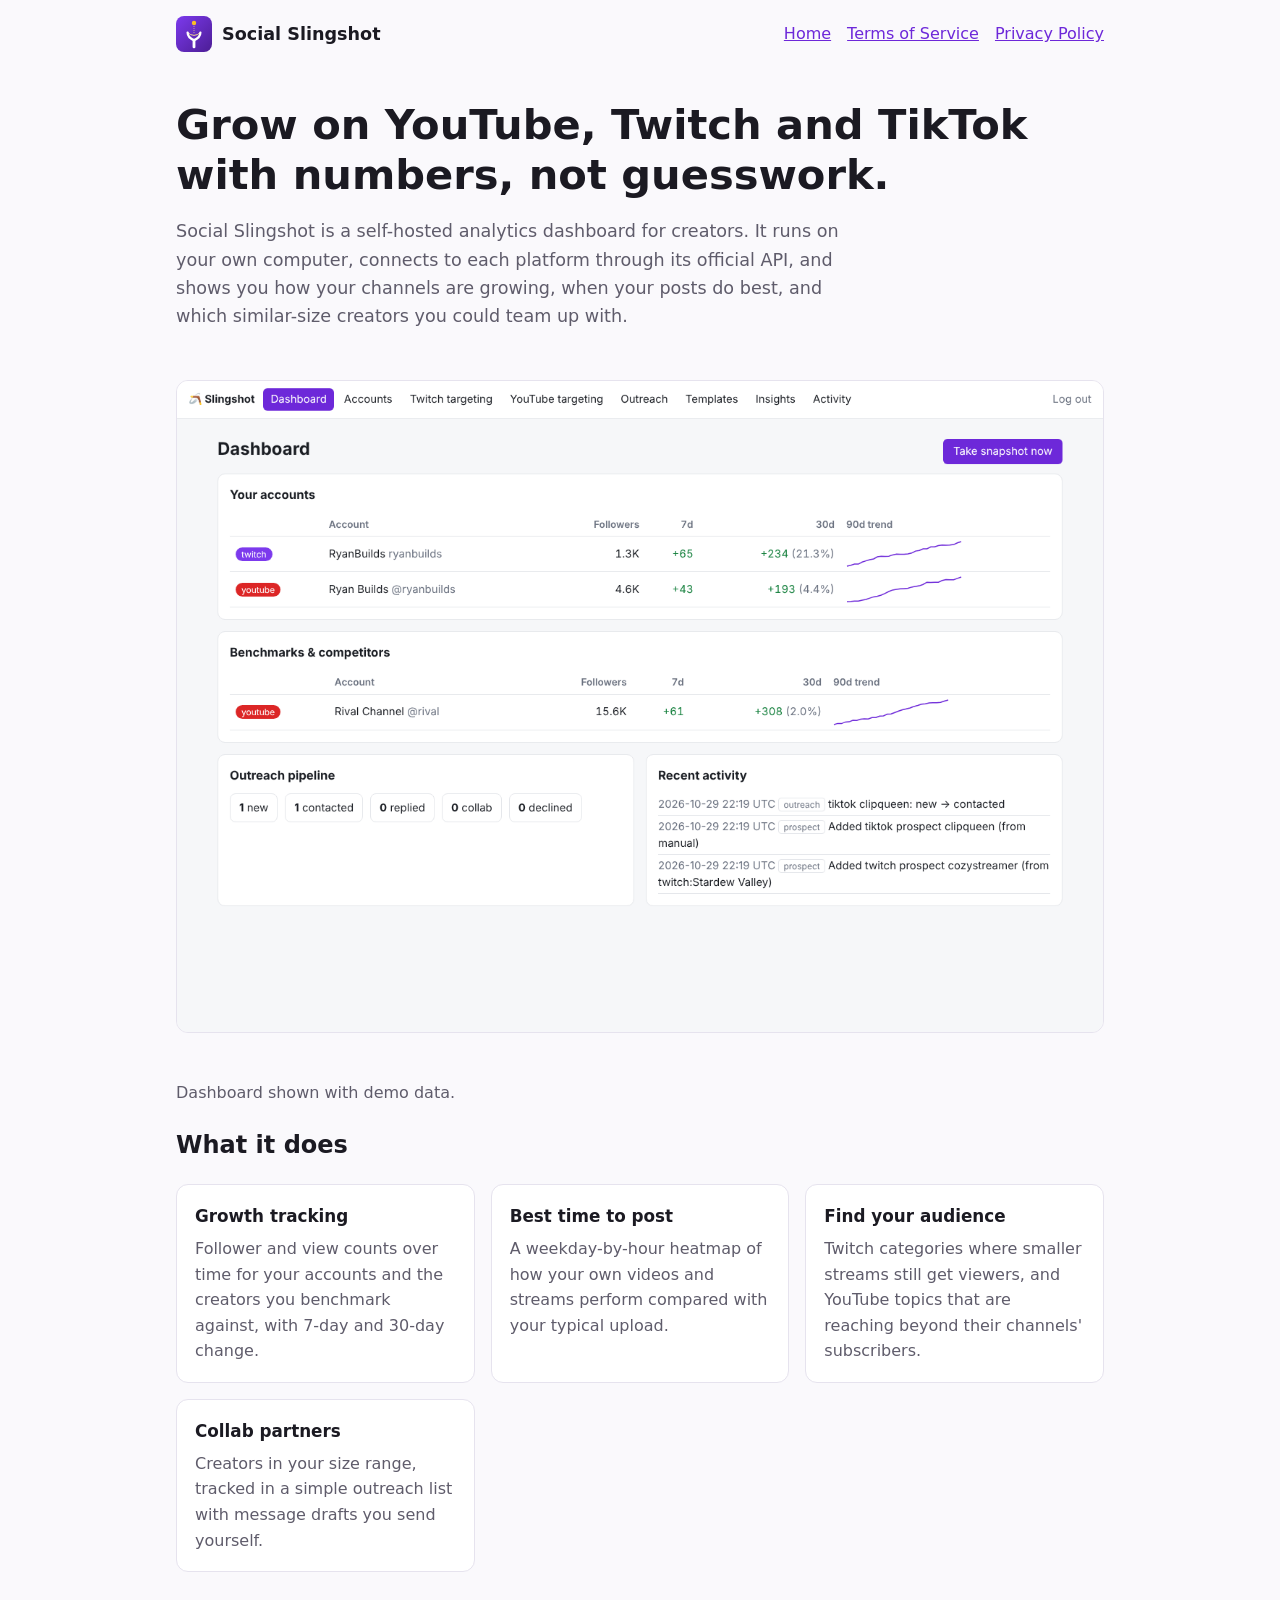
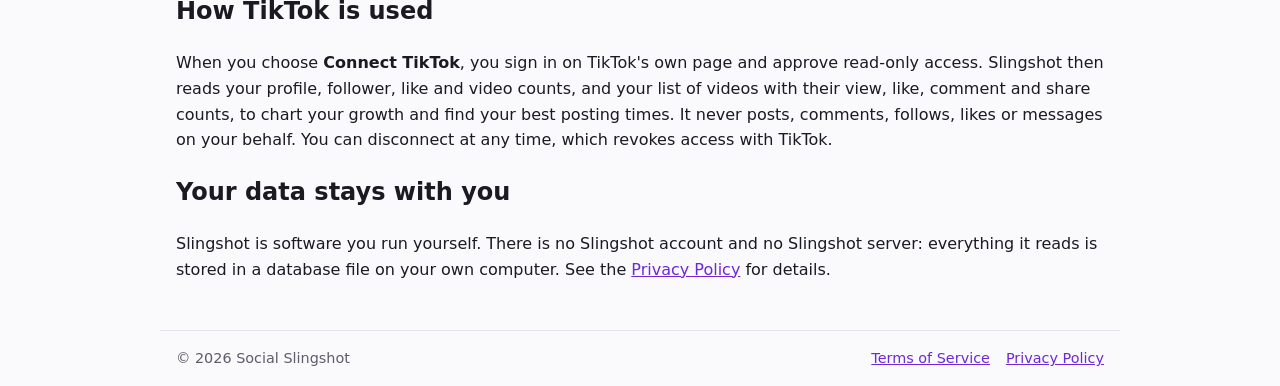
<file: index.html>
<!doctype html>
<html lang="en">
<head>
  <meta charset="utf-8">
  <meta name="viewport" content="width=device-width, initial-scale=1">
  <title>Social Slingshot - self-hosted creator analytics</title>
  <meta name="description" content="Self-hosted growth analytics for YouTube, Twitch and TikTok creators. Your data stays on your computer.">
  <link rel="icon" href="assets/icon.svg" type="image/svg+xml">
  <link rel="stylesheet" href="assets/site.css">
</head>
<body>
<header>
  <a class="brand" href="./"><img src="assets/icon.svg" alt=""> Social Slingshot</a>
  <nav><a href="./">Home</a><a href="terms.html">Terms of Service</a><a href="privacy.html">Privacy Policy</a></nav>
</header>
<main>
  <section class="hero">
    <h1>Grow on YouTube, Twitch and TikTok with numbers, not guesswork.</h1>
    <p>Social Slingshot is a self-hosted analytics dashboard for creators. It runs on your own computer, connects to each platform through its official API, and shows you how your channels are growing, when your posts do best, and which similar-size creators you could team up with.</p>
  </section>
  <img class="shot" src="assets/dashboard.png" alt="Social Slingshot dashboard showing follower growth for YouTube and Twitch accounts, an outreach pipeline and an activity log (demo data)">
  <p class="muted">Dashboard shown with demo data.</p>

  <h2>What it does</h2>
  <div class="grid">
    <div class="card"><h3>Growth tracking</h3><p>Follower and view counts over time for your accounts and the creators you benchmark against, with 7-day and 30-day change.</p></div>
    <div class="card"><h3>Best time to post</h3><p>A weekday-by-hour heatmap of how your own videos and streams perform compared with your typical upload.</p></div>
    <div class="card"><h3>Find your audience</h3><p>Twitch categories where smaller streams still get viewers, and YouTube topics that are reaching beyond their channels' subscribers.</p></div>
    <div class="card"><h3>Collab partners</h3><p>Creators in your size range, tracked in a simple outreach list with message drafts you send yourself.</p></div>
  </div>

  <h2>How TikTok is used</h2>
  <p>When you choose <b>Connect TikTok</b>, you sign in on TikTok's own page and approve read-only access. Slingshot then reads your profile, follower, like and video counts, and your list of videos with their view, like, comment and share counts, to chart your growth and find your best posting times. It never posts, comments, follows, likes or messages on your behalf. You can disconnect at any time, which revokes access with TikTok.</p>

  <h2>Your data stays with you</h2>
  <p>Slingshot is software you run yourself. There is no Slingshot account and no Slingshot server: everything it reads is stored in a database file on your own computer. See the <a href="privacy.html">Privacy Policy</a> for details.</p>
</main>
<footer>
  <span>© 2026 Social Slingshot</span>
  <nav><a href="terms.html">Terms of Service</a><a href="privacy.html">Privacy Policy</a></nav>
</footer>
</body></html>
</file>
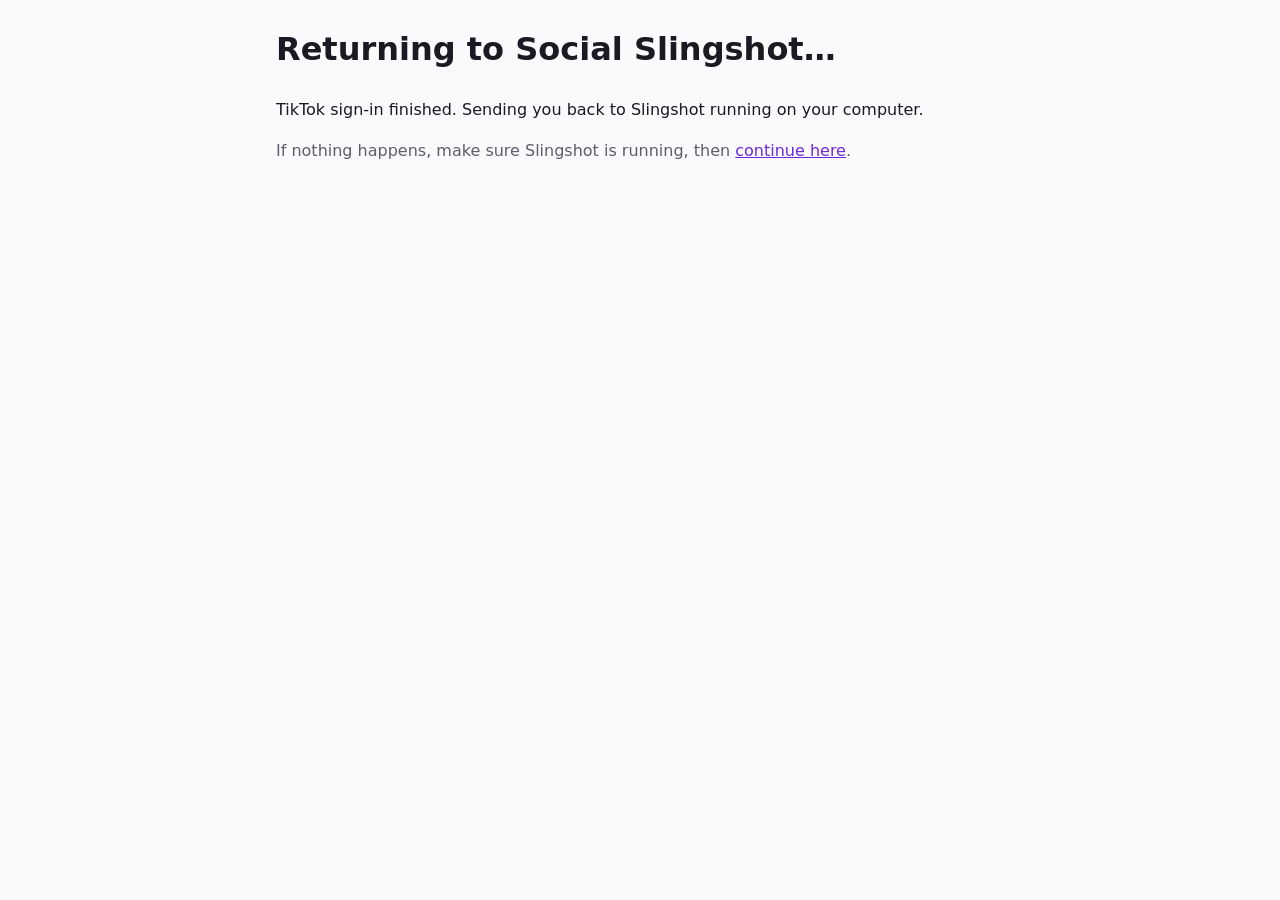
<file: tiktok/callback/index.html>
<!doctype html>
<html lang="en">
<head>
  <meta charset="utf-8">
  <meta name="viewport" content="width=device-width, initial-scale=1">
  <!-- Keep the sign-in code out of Referer headers and search engines. -->
  <meta name="referrer" content="no-referrer">
  <meta name="robots" content="noindex">
  <title>Returning to Social Slingshot</title>
  <link rel="stylesheet" href="../../assets/site.css">
</head>
<body>
<main class="doc">
  <h1>Returning to Social Slingshot…</h1>
  <p>TikTok sign-in finished. Sending you back to Slingshot running on your computer.</p>
  <p class="muted">If nothing happens, make sure Slingshot is running, then <a id="manual" href="http://localhost:8000/">continue here</a>.</p>
</main>
<script>
  // TikTok only allows https redirect URIs, but Slingshot runs locally over http.
  // This page forwards TikTok's one-time code to the local app and nothing else.
  (function () {
    var allowed = ["code", "state", "scopes", "error", "error_description"];
    var src = new URLSearchParams(window.location.search);
    var out = new URLSearchParams();
    allowed.forEach(function (k) { if (src.has(k)) out.set(k, src.get(k)); });
    if (!out.has("state")) return;
    var target = "http://localhost:8000/connect/tiktok/callback?" + out.toString();
    document.getElementById("manual").href = target;
    window.location.replace(target);
  })();
</script>
</body>
</html>
</file>
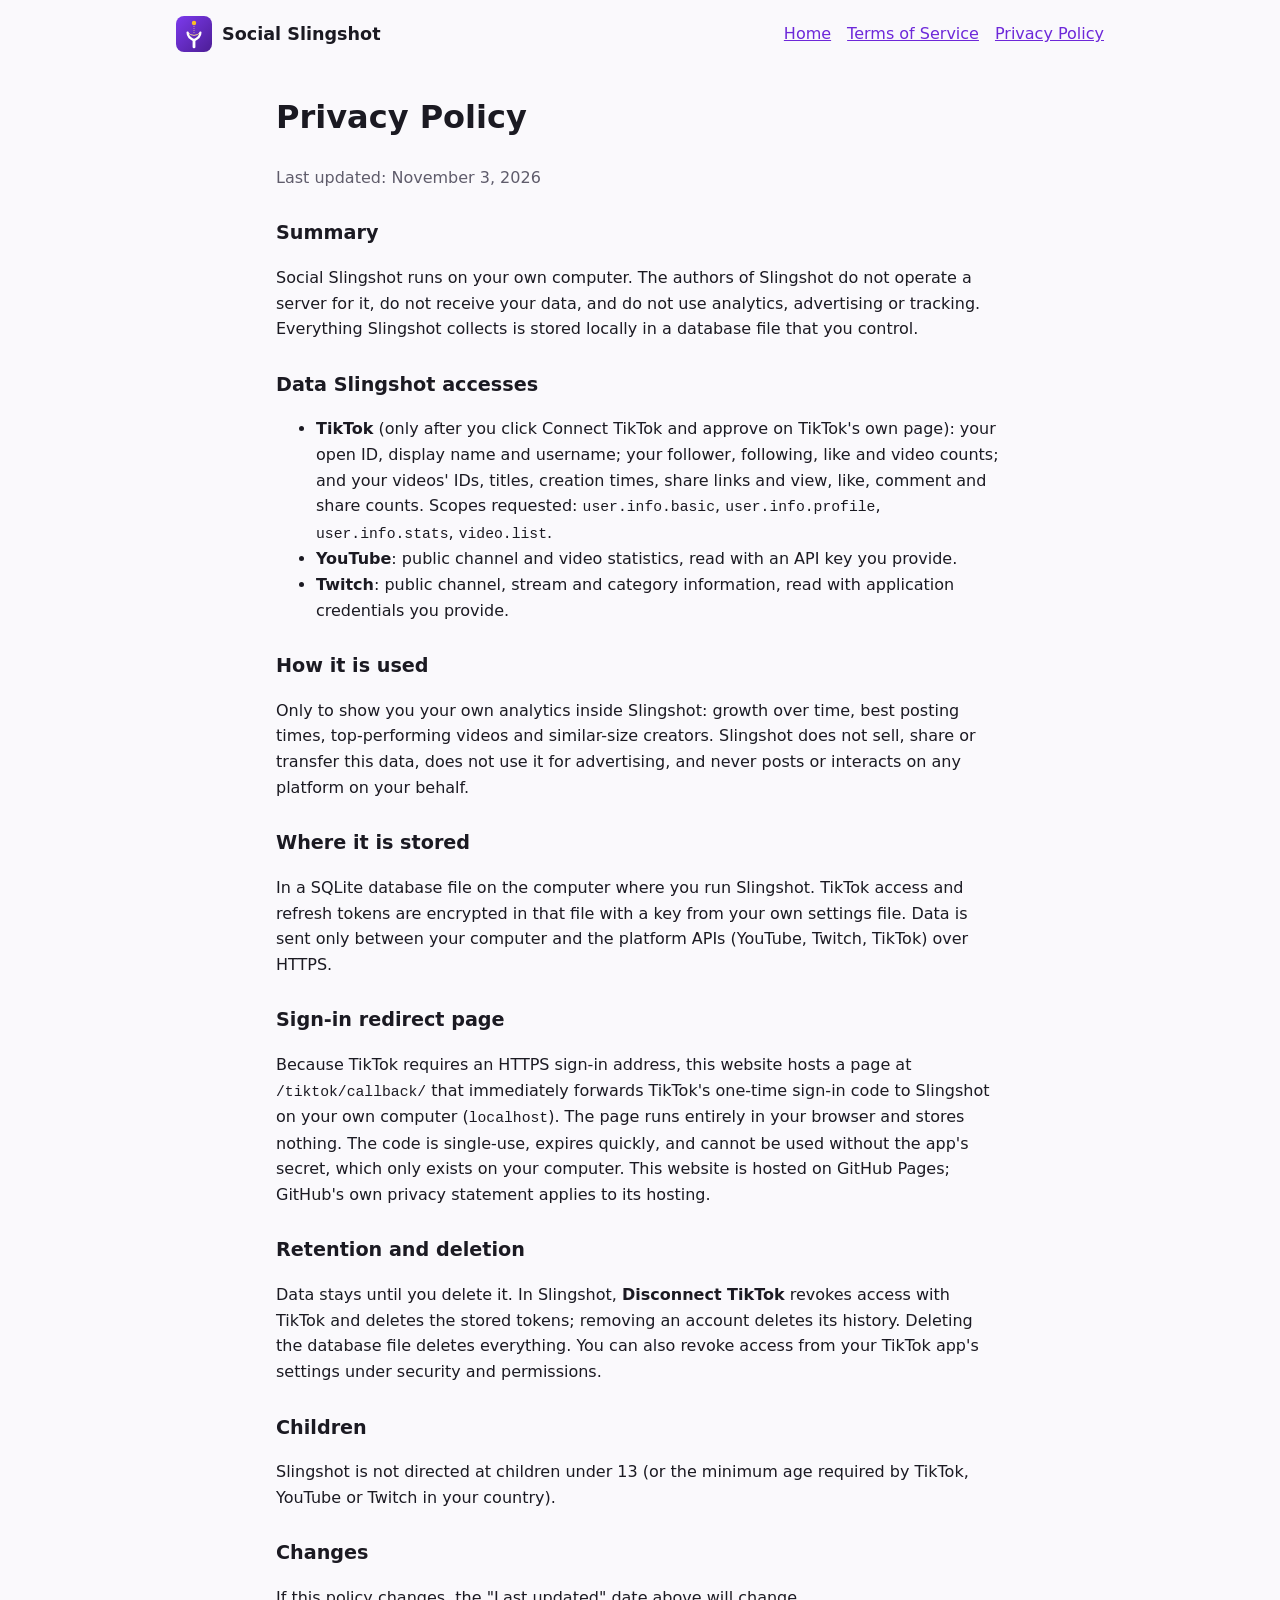
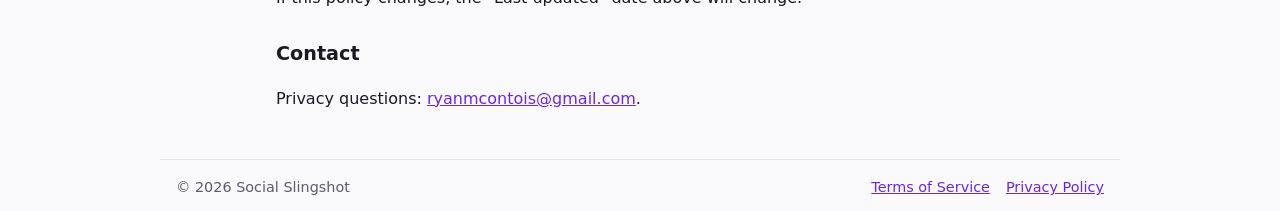
<file: privacy.html>
<!doctype html>
<html lang="en">
<head>
  <meta charset="utf-8">
  <meta name="viewport" content="width=device-width, initial-scale=1">
  <title>Privacy Policy - Social Slingshot</title>
  <meta name="description" content="Privacy Policy for Social Slingshot.">
  <link rel="icon" href="assets/icon.svg" type="image/svg+xml">
  <link rel="stylesheet" href="assets/site.css">
</head>
<body>
<header>
  <a class="brand" href="./"><img src="assets/icon.svg" alt=""> Social Slingshot</a>
  <nav><a href="./">Home</a><a href="terms.html">Terms of Service</a><a href="privacy.html">Privacy Policy</a></nav>
</header>
<main class="doc">
  <h1>Privacy Policy</h1>
  <p class="muted">Last updated: November 3, 2026</p>

  <h2>Summary</h2>
  <p>Social Slingshot runs on your own computer. The authors of Slingshot do not operate a server for it, do not receive your data, and do not use analytics, advertising or tracking. Everything Slingshot collects is stored locally in a database file that you control.</p>

  <h2>Data Slingshot accesses</h2>
  <ul>
    <li><b>TikTok</b> (only after you click Connect TikTok and approve on TikTok's own page): your open ID, display name and username; your follower, following, like and video counts; and your videos' IDs, titles, creation times, share links and view, like, comment and share counts. Scopes requested: <code>user.info.basic</code>, <code>user.info.profile</code>, <code>user.info.stats</code>, <code>video.list</code>.</li>
    <li><b>YouTube</b>: public channel and video statistics, read with an API key you provide.</li>
    <li><b>Twitch</b>: public channel, stream and category information, read with application credentials you provide.</li>
  </ul>

  <h2>How it is used</h2>
  <p>Only to show you your own analytics inside Slingshot: growth over time, best posting times, top-performing videos and similar-size creators. Slingshot does not sell, share or transfer this data, does not use it for advertising, and never posts or interacts on any platform on your behalf.</p>

  <h2>Where it is stored</h2>
  <p>In a SQLite database file on the computer where you run Slingshot. TikTok access and refresh tokens are encrypted in that file with a key from your own settings file. Data is sent only between your computer and the platform APIs (YouTube, Twitch, TikTok) over HTTPS.</p>

  <h2>Sign-in redirect page</h2>
  <p>Because TikTok requires an HTTPS sign-in address, this website hosts a page at <code>/tiktok/callback/</code> that immediately forwards TikTok's one-time sign-in code to Slingshot on your own computer (<code>localhost</code>). The page runs entirely in your browser and stores nothing. The code is single-use, expires quickly, and cannot be used without the app's secret, which only exists on your computer. This website is hosted on GitHub Pages; GitHub's own privacy statement applies to its hosting.</p>

  <h2>Retention and deletion</h2>
  <p>Data stays until you delete it. In Slingshot, <b>Disconnect TikTok</b> revokes access with TikTok and deletes the stored tokens; removing an account deletes its history. Deleting the database file deletes everything. You can also revoke access from your TikTok app's settings under security and permissions.</p>

  <h2>Children</h2>
  <p>Slingshot is not directed at children under 13 (or the minimum age required by TikTok, YouTube or Twitch in your country).</p>

  <h2>Changes</h2>
  <p>If this policy changes, the "Last updated" date above will change.</p>

  <h2>Contact</h2>
  <p>Privacy questions: <a href="mailto:ryanmcontois@gmail.com">ryanmcontois@gmail.com</a>.</p>
</main>
<footer>
  <span>© 2026 Social Slingshot</span>
  <nav><a href="terms.html">Terms of Service</a><a href="privacy.html">Privacy Policy</a></nav>
</footer>
</body></html>
</file>
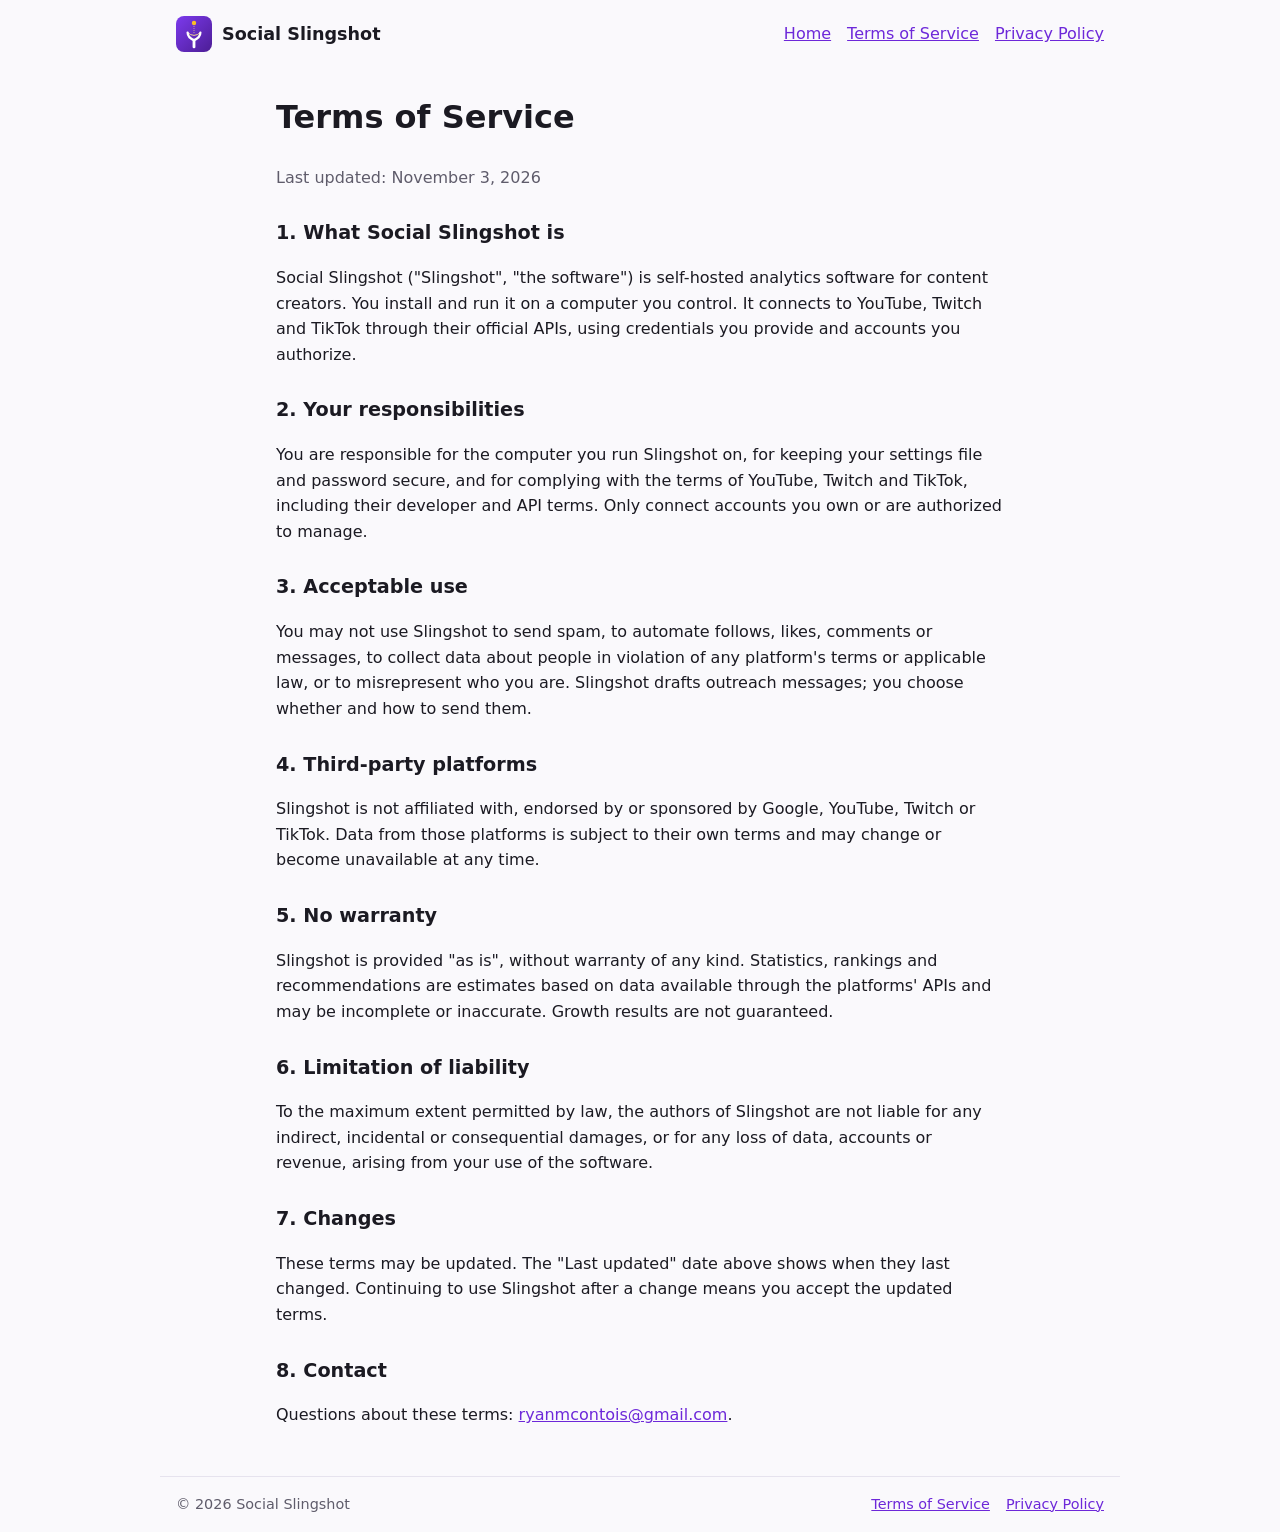
<file: terms.html>
<!doctype html>
<html lang="en">
<head>
  <meta charset="utf-8">
  <meta name="viewport" content="width=device-width, initial-scale=1">
  <title>Terms of Service - Social Slingshot</title>
  <meta name="description" content="Terms of Service for Social Slingshot.">
  <link rel="icon" href="assets/icon.svg" type="image/svg+xml">
  <link rel="stylesheet" href="assets/site.css">
</head>
<body>
<header>
  <a class="brand" href="./"><img src="assets/icon.svg" alt=""> Social Slingshot</a>
  <nav><a href="./">Home</a><a href="terms.html">Terms of Service</a><a href="privacy.html">Privacy Policy</a></nav>
</header>
<main class="doc">
  <h1>Terms of Service</h1>
  <p class="muted">Last updated: November 3, 2026</p>

  <h2>1. What Social Slingshot is</h2>
  <p>Social Slingshot ("Slingshot", "the software") is self-hosted analytics software for content creators. You install and run it on a computer you control. It connects to YouTube, Twitch and TikTok through their official APIs, using credentials you provide and accounts you authorize.</p>

  <h2>2. Your responsibilities</h2>
  <p>You are responsible for the computer you run Slingshot on, for keeping your settings file and password secure, and for complying with the terms of YouTube, Twitch and TikTok, including their developer and API terms. Only connect accounts you own or are authorized to manage.</p>

  <h2>3. Acceptable use</h2>
  <p>You may not use Slingshot to send spam, to automate follows, likes, comments or messages, to collect data about people in violation of any platform's terms or applicable law, or to misrepresent who you are. Slingshot drafts outreach messages; you choose whether and how to send them.</p>

  <h2>4. Third-party platforms</h2>
  <p>Slingshot is not affiliated with, endorsed by or sponsored by Google, YouTube, Twitch or TikTok. Data from those platforms is subject to their own terms and may change or become unavailable at any time.</p>

  <h2>5. No warranty</h2>
  <p>Slingshot is provided "as is", without warranty of any kind. Statistics, rankings and recommendations are estimates based on data available through the platforms' APIs and may be incomplete or inaccurate. Growth results are not guaranteed.</p>

  <h2>6. Limitation of liability</h2>
  <p>To the maximum extent permitted by law, the authors of Slingshot are not liable for any indirect, incidental or consequential damages, or for any loss of data, accounts or revenue, arising from your use of the software.</p>

  <h2>7. Changes</h2>
  <p>These terms may be updated. The "Last updated" date above shows when they last changed. Continuing to use Slingshot after a change means you accept the updated terms.</p>

  <h2>8. Contact</h2>
  <p>Questions about these terms: <a href="mailto:ryanmcontois@gmail.com">ryanmcontois@gmail.com</a>.</p>
</main>
<footer>
  <span>© 2026 Social Slingshot</span>
  <nav><a href="terms.html">Terms of Service</a><a href="privacy.html">Privacy Policy</a></nav>
</footer>
</body></html>
</file>
<file: assets/site.css>
:root { --bg:#faf9fc; --fg:#1b1a22; --muted:#5f5c6b; --line:#e6e3ee; --accent:#6d28d9; --card:#fff; }
@media (prefers-color-scheme: dark) { :root { --bg:#121018; --fg:#ebe9f2; --muted:#a29fb0; --line:#2b2836; --accent:#a78bfa; --card:#1a1722; } }
* { box-sizing: border-box; }
body { margin:0; font:16px/1.6 system-ui,-apple-system,"Segoe UI",sans-serif; background:var(--bg); color:var(--fg); }
a { color:var(--accent); }
header, footer { display:flex; flex-wrap:wrap; gap:16px; align-items:center; justify-content:space-between; max-width:960px; margin:0 auto; padding:16px; }
header .brand { display:flex; gap:10px; align-items:center; font-weight:700; text-decoration:none; color:var(--fg); font-size:1.1rem; }
header .brand img { width:36px; height:36px; border-radius:8px; }
header nav, footer nav { display:flex; gap:16px; flex-wrap:wrap; }
footer { color:var(--muted); font-size:.9rem; border-top:1px solid var(--line); margin-top:48px; }
main { max-width:960px; margin:0 auto; padding:0 16px; }
.hero { padding:32px 0 8px; }
.hero h1 { font-size:clamp(1.8rem,4vw,2.6rem); line-height:1.2; margin:0 0 12px; }
.hero p { color:var(--muted); font-size:1.1rem; max-width:680px; }
.shot { width:100%; border:1px solid var(--line); border-radius:12px; margin:24px 0; }
.grid { display:grid; grid-template-columns:repeat(auto-fit,minmax(250px,1fr)); gap:16px; }
.card { background:var(--card); border:1px solid var(--line); border-radius:12px; padding:18px; }
.card h3 { margin:0 0 6px; font-size:1.05rem; }
.card p { margin:0; color:var(--muted); }
.doc { max-width:760px; }
.doc h1 { margin-top:24px; }
.doc h2 { margin-top:28px; font-size:1.2rem; }
.muted { color:var(--muted); }
code { font-size:.92em; }
</file>
